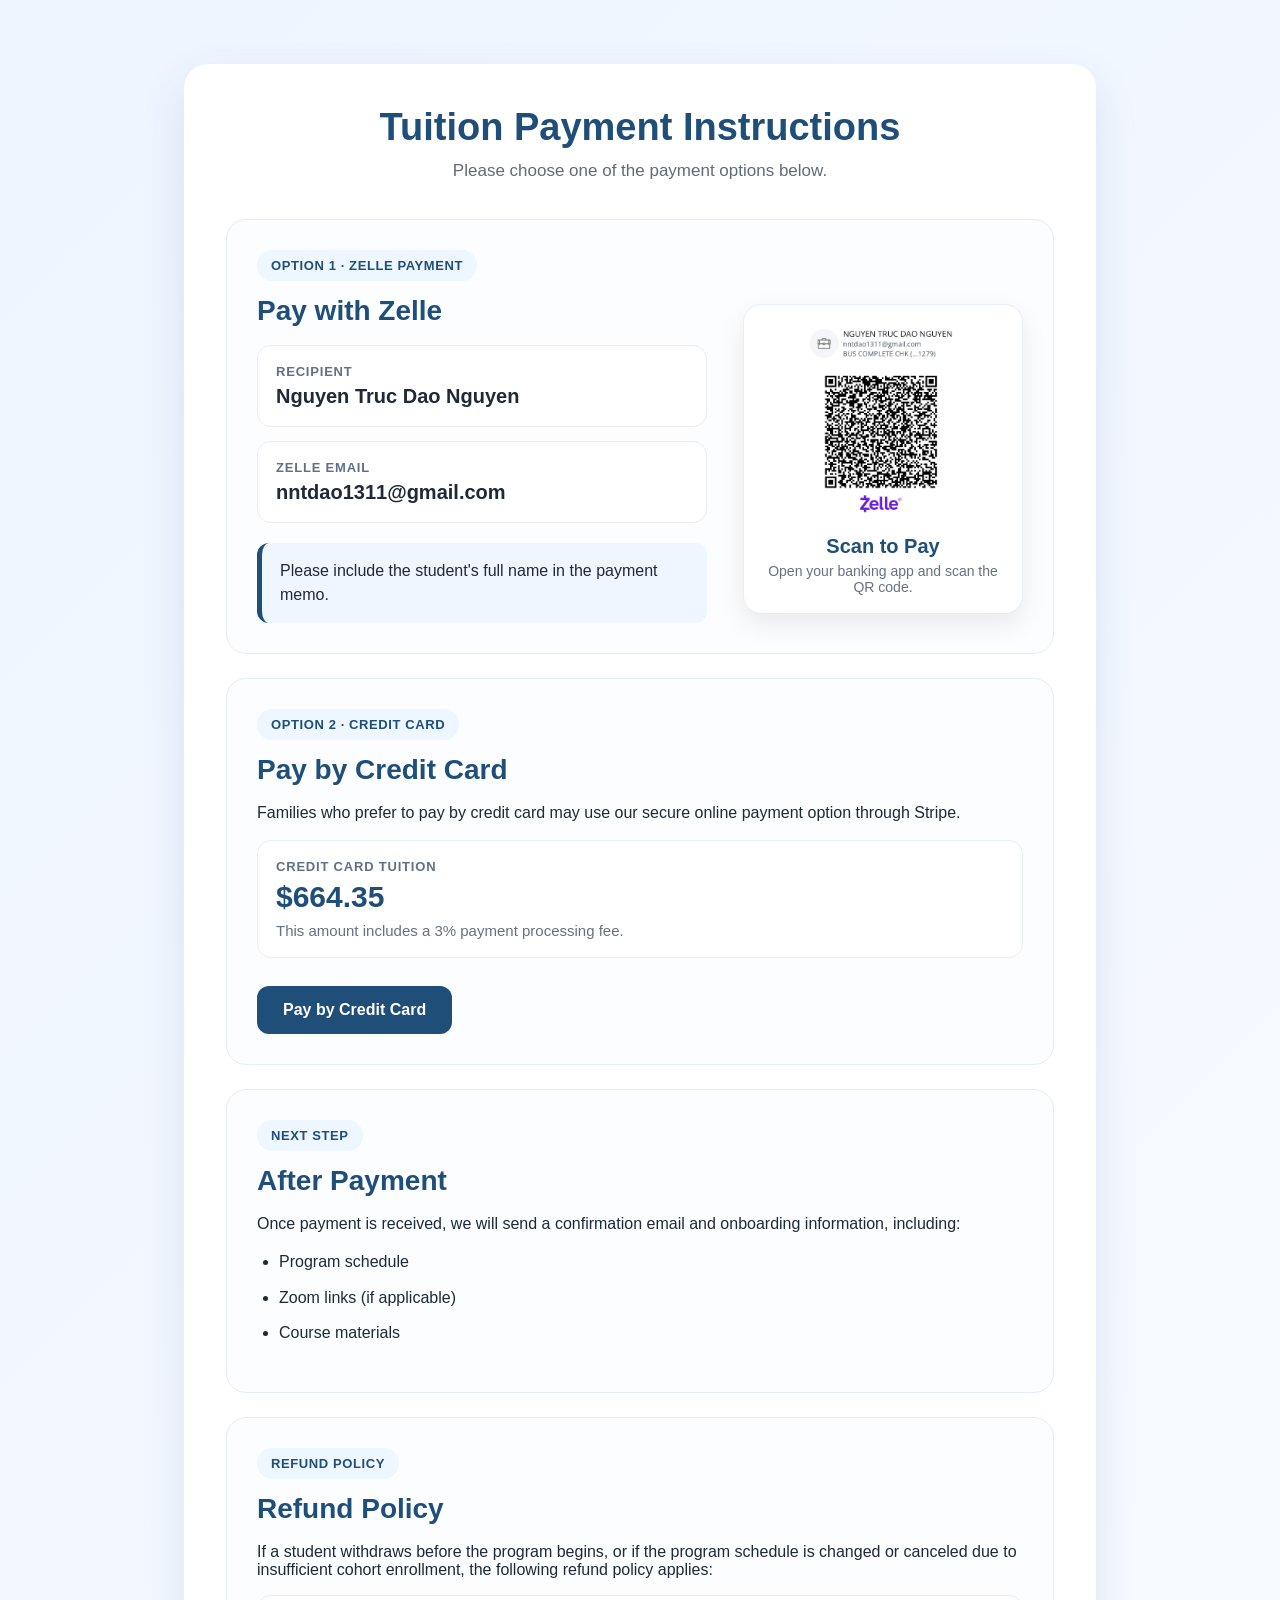
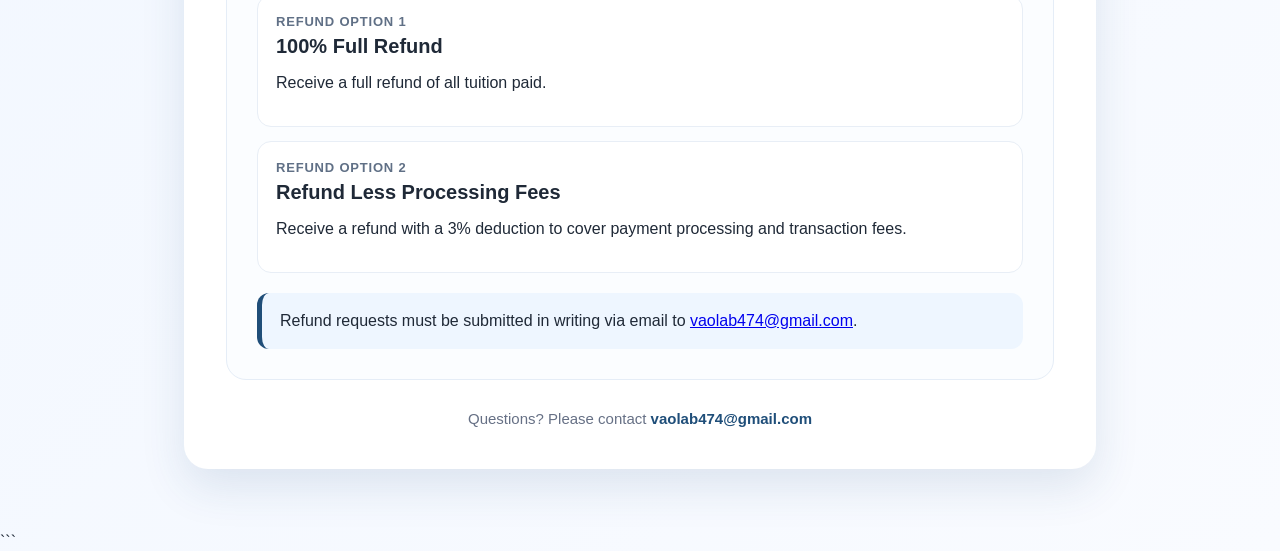
<file: tuition.html>
<!DOCTYPE html>
<html lang="en">
<head>
  <meta charset="UTF-8">
  <meta name="viewport" content="width=device-width, initial-scale=1.0">
  <title>Tuition Payment Instructions</title>

  <style>
    * {
      box-sizing: border-box;
    }

    body {
      margin: 0;
      font-family: Arial, sans-serif;
      background: linear-gradient(135deg, #eef5ff, #f9fbff);
      color: #1f2937;
    }

    .container {
      max-width: 960px;
      margin: 40px auto;
      padding: 24px;
    }

    .card {
      background: #ffffff;
      border-radius: 24px;
      padding: 42px;
      box-shadow: 0 18px 45px rgba(31, 78, 121, 0.12);
    }

    .header {
      text-align: center;
      margin-bottom: 38px;
    }

    h1 {
      margin: 0 0 12px;
      color: #1f4e79;
      font-size: 38px;
    }

    .subtitle {
      color: #5f6b7a;
      font-size: 17px;
      margin: 0;
    }

    .option {
      border: 1px solid #e5edf7;
      border-radius: 20px;
      padding: 30px;
      margin-bottom: 24px;
      background: #fbfdff;
    }

    .option h2 {
      margin-top: 0;
      margin-bottom: 18px;
      color: #1f4e79;
      font-size: 28px;
    }

    .badge {
      display: inline-block;
      background: #eef6ff;
      color: #1f4e79;
      padding: 8px 14px;
      border-radius: 999px;
      font-size: 13px;
      font-weight: 700;
      text-transform: uppercase;
      letter-spacing: 0.6px;
      margin-bottom: 14px;
    }

    .zelle-layout {
      display: grid;
      grid-template-columns: 1fr 280px;
      gap: 36px;
      align-items: center;
    }

    .info-box {
      background: #ffffff;
      border: 1px solid #e8eef6;
      border-radius: 14px;
      padding: 18px;
      margin: 14px 0;
    }

    .label {
      display: block;
      color: #607086;
      font-size: 13px;
      font-weight: 700;
      text-transform: uppercase;
      letter-spacing: 0.8px;
      margin-bottom: 6px;
    }

    .value {
      font-size: 20px;
      font-weight: 700;
      color: #1f2937;
    }

    .highlight {
      background: #eef6ff;
      border-left: 5px solid #1f4e79;
      padding: 16px 18px;
      border-radius: 12px;
      margin-top: 20px;
      font-size: 16px;
      line-height: 1.5;
    }

    .qr-card {
      background: #ffffff;
      border-radius: 18px;
      padding: 18px;
      text-align: center;
      border: 1px solid #e8eef6;
      box-shadow: 0 10px 26px rgba(0,0,0,0.08);
    }

    .qr-card img {
      width: 100%;
      border-radius: 12px;
    }

    .qr-title {
      margin: 14px 0 5px;
      font-size: 20px;
      font-weight: 700;
      color: #1f4e79;
    }

    .qr-subtitle {
      margin: 0;
      color: #667085;
      font-size: 14px;
    }

    .price-row {
      background: #ffffff;
      border: 1px solid #e8eef6;
      border-radius: 14px;
      padding: 18px;
      margin: 18px 0;
    }

    .price {
      font-size: 30px;
      font-weight: 800;
      color: #1f4e79;
    }

    .note {
      color: #667085;
      font-size: 15px;
      margin-top: 8px;
    }

    .button {
      display: inline-block;
      background: #1f4e79;
      color: white;
      padding: 15px 26px;
      border-radius: 12px;
      text-decoration: none;
      font-weight: 700;
      margin-top: 10px;
      transition: all 0.2s ease;
    }

    .button:hover {
      background: #173d60;
      transform: translateY(-1px);
    }

    ul {
      padding-left: 22px;
    }

    li {
      margin-bottom: 10px;
      line-height: 1.6;
    }

    .footer {
      text-align: center;
      margin-top: 30px;
      color: #667085;
      font-size: 15px;
    }

    .footer a {
      color: #1f4e79;
      font-weight: 700;
      text-decoration: none;
    }

    @media (max-width: 768px) {
      .card {
        padding: 24px;
      }

      .zelle-layout {
        grid-template-columns: 1fr;
      }

      .qr-card {
        max-width: 320px;
        margin: 0 auto;
      }

      h1 {
        font-size: 30px;
      }
    }
  </style>

  <!-- Google tag (gtag.js) -->
<script async src="https://www.googletagmanager.com/gtag/js?id=G-3VPKZ0KJ5C"></script>
<script>
  window.dataLayer = window.dataLayer || [];
  function gtag(){dataLayer.push(arguments);}
  gtag('js', new Date());

  gtag('config', 'G-3VPKZ0KJ5C');
</script>
  
</head>

<body>
  <div class="container">
    <div class="card">

      <div class="header">
        <h1>Tuition Payment Instructions</h1>
        <p class="subtitle">
          Please choose one of the payment options below.
        </p>
      </div>

      <!-- ZELLE -->
      <div class="option">
        <span class="badge">Option 1 · Zelle Payment</span>

        <div class="zelle-layout">

          <div>
            <h2>Pay with Zelle</h2>

            <div class="info-box">
              <span class="label">Recipient</span>
              <span class="value">Nguyen Truc Dao Nguyen</span>
            </div>

            <div class="info-box">
              <span class="label">Zelle Email</span>
              <span class="value">nntdao1311@gmail.com</span>
            </div>

            <div class="highlight">
              Please include the student's full name in the payment memo.
            </div>
          </div>

          <div class="qr-card">
            <img src="option1.png" alt="Zelle QR Code">

            <p class="qr-title">Scan to Pay</p>
            <p class="qr-subtitle">
              Open your banking app and scan the QR code.
            </p>
          </div>

        </div>
      </div>

      <!-- CREDIT CARD -->
      <div class="option">
        <span class="badge">Option 2 · Credit Card</span>

        <h2>Pay by Credit Card</h2>

        <p>
          Families who prefer to pay by credit card may use our secure
          online payment option through Stripe.
        </p>

        <div class="price-row">
          <span class="label">Credit Card Tuition</span>
          <div class="price">$664.35</div>
          <div class="note">
            This amount includes a 3% payment processing fee.
          </div>
        </div>

        <a
          class="button"
          href="https://buy.stripe.com/3cI6oJ94meua9edeNueME02"
          target="_blank"
          rel="noopener noreferrer">
          Pay by Credit Card
        </a>
      </div>

      <!-- AFTER PAYMENT -->
      <div class="option">
        <span class="badge">Next Step</span>

        <h2>After Payment</h2>

        <p>
          Once payment is received, we will send a confirmation email and
          onboarding information, including:
        </p>

        <ul>
          <li>Program schedule</li>
          <li>Zoom links (if applicable)</li>
          <li>Course materials</li>
        </ul>
      </div>

      <!-- REFUND POLICY -->
      <div class="option">
        <span class="badge">Refund Policy</span>

        <h2>Refund Policy</h2>

        <p>
          If a student withdraws before the program begins, or if the program
          schedule is changed or canceled due to insufficient cohort enrollment,
          the following refund policy applies:
        </p>

        <div class="info-box">
          <span class="label">Refund Option 1</span>
          <span class="value">100% Full Refund</span>
          <p>
            Receive a full refund of all tuition paid.
          </p>
        </div>

        <div class="info-box">
          <span class="label">Refund Option 2</span>
          <span class="value">Refund Less Processing Fees</span>
          <p>
            Receive a refund with a 3% deduction to cover payment processing
            and transaction fees.
          </p>
        </div>

        <div class="highlight">
          Refund requests must be submitted in writing via email to
          <a href="mailto:vaolab474@gmail.com">vaolab474@gmail.com</a>.
        </div>
      </div>

      <div class="footer">
        Questions? Please contact
        <a href="mailto:vaolab474@gmail.com">vaolab474@gmail.com</a>
      </div>

    </div>
  </div>
</body>
</html>
```
</file>
